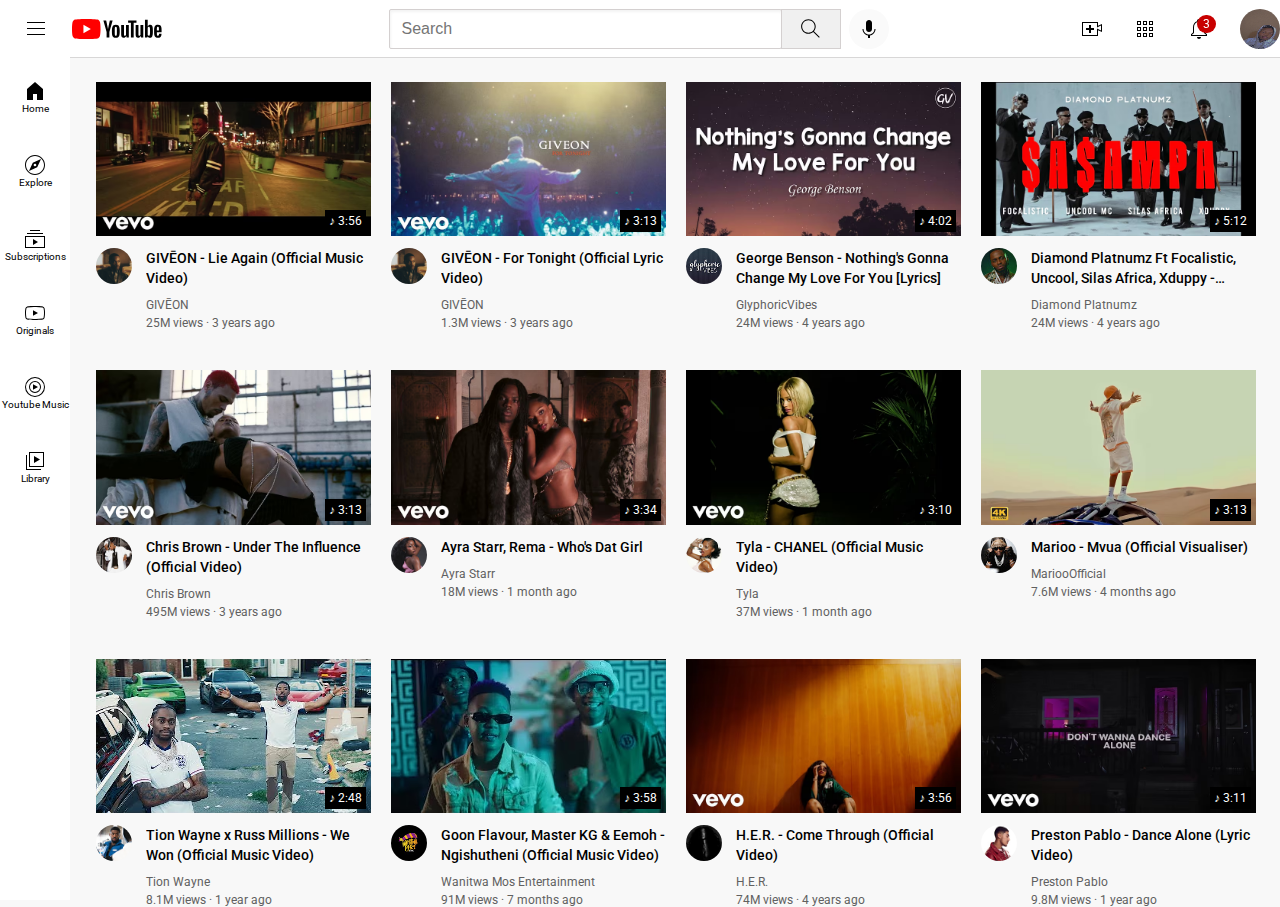
<file: index.html>
<!DOCTYPE html>
<html>
  <head>
    
    <title>Youtube Clone By Allan</title>
    <link rel="preconnect" href="https://fonts.googleapis.com">
    <link rel="preconnect" href="https://fonts.gstatic.com" crossorigin>
    <link href="https://fonts.googleapis.com/css2?family=Roboto:ital,wght@0,100..900;1,100..900&display=swap" rel="stylesheet">
    
    <link rel="stylesheet" href="style/video3.css">
    <link rel="stylesheet" href="style/generals.css">
    <link rel="stylesheet" href="style/header.css">
    <link rel="stylesheet" href="style/sidebar.css">

  </head>
  <body class="bo-dy">
    <header class="header">
      <div class="left-section"> 
        <img class="hamburger-menu" src="Icons/hamburger-menu.svg">
        <img class="youtube-logo" src="Icons/youtube-logo.svg">
      </div>
      <div class="middle-section">
        <input class="search" type="text" placeholder="Search">
        <button class="search-button">
          <img class="search-icon" src="Icons/search.svg">
          <div class="tooltip">Search</div>
        </button>
        <button class="voice-button">
          <img class="voice-icon" src="Icons/voice-search-icon.svg">
          <div class="tooltip">Search with your voice</div>
        </button>
      </div>
      <div class="right-section">
        <div class = "upload-container">
          <img class="upload-icon" src="Icons/upload.svg">
          <div class="tooltip">Create</div>
        </div>
        <div class="container">
          <img class="youtube-apps-icon" src="Icons/youtube-apps.svg">
          <div class="tooltip">YouTube apps </div>
        </div>
        
        <div class="notifications-banner">
          <img class="notifications-icon" src="Icons/notifications.svg">
          <div class="notifications-count">
            3
          </div>
          <div class="tooltip">Notifications</div>
        </div>
        <div class="current-user">
          <img class="current-user-icon" src="chnnel-picture/my-channel1.jpg">
        </div>
        
      </div>
    </header>
    <nav class="sidebar">
      <div class="sidebar-link">
        <img class="home-icon" src="Icons/home.svg">
        <div>Home</div>
      </div>
      <div class="sidebar-link">
        <img class="home-icon" src="Icons/explore.svg">
        <div>Explore</div>
      </div>
      <div class="sidebar-link">
        <img class="home-icon" src="Icons/subscriptions.svg">
        <div>Subscriptions</div>
      </div>
      <div class="sidebar-link">
        <img class="home-icon" src="Icons/originals.svg">
        <div>Originals</div>
      </div>
      <div class="sidebar-link">
        <img class="home-icon" src="Icons/youtube-music.svg">
        <div>Youtube Music</div>
      </div>
      <div class="sidebar-link">
        <img class="home-icon" src="Icons/library.svg">
        <div>Library</div>
      </div>
    </nav>
    <main>
      <section class="video-grid">

        <div class="preview">
          <div class="row">
            <a href="https://www.youtube.com/watch?v=CA1VHbdq5hY&list=RDCA1VHbdq5hY&start_radio=1&pp=ygUQbGllIGFnYWluIGdpdmVvbqAHAQ%3D%3D">
              <img class="thumbnail" src="thumbnails/thumbnail-13.avif">
            </a>
            <div class="video-time">&#9834; 3:56</div>
          </div>
          <div class="video-info-grid">
            <div class="channel-picture">
              <img class="profile-picture" src="chnnel-picture/channels4_profile.jpg">
            </div> 
            <div class="video-info" >
              <p class="video-title">
                GIVĒON - Lie Again &#40;Official Music Video&#41;
              </p>
              <p class="video-author">
                <a class="text" href="https://www.youtube.com/channel/UCkIgbcsXIHz0DW2lqRh4M0g">
                  GIVĒON
                </a>
                
              </p>
              <p class="video-stats">
                25M views &#183;  3 years ago
              </p>
            </div>
          </div>
        </div>

        <div class="preview">
          <div class="row">
            <a href="https://www.youtube.com/watch?v=IE9_niDl_eg&list=RDIE9_niDl_eg&start_radio=1&pp=ygUSZm9yIHRvbmlnaHQgZ2l2ZW9uoAcB">
              <img class="thumbnail" src="thumbnails/thumbnail-14.avif">
            </a>
            <div class="video-time">&#9834; 3:13</div>
          </div>
          <div class="video-info-grid">
            <div class="channel-picture">
              <img class="profile-picture" src="chnnel-picture/channels4_profile.jpg">
            </div> 
            <div class="video-info" >
              <p class="video-title">
                GIVĒON - For Tonight &#40;Official Lyric Video&#41;
              </p>
              <p class="video-author">
                <a class="text" href="https://www.youtube.com/channel/UCkIgbcsXIHz0DW2lqRh4M0g">
                  GIVĒON
                </a>
                
              </p>
              <p class="video-stats">
                1.3M views &#183;  3 years ago
              </p>
            </div>
          </div>
        </div>

        <div class="preview">
          <div class="row">
            <a href="https://www.youtube.com/watch?v=XwPDxTBIRSc&list=RDXwPDxTBIRSc&start_radio=1&pp=ygUkbm90aGluZyBnb25uYSBjaGFuZ2UgbXkgbG92ZSBmb3IgeW91oAcB">
              <img class="thumbnail" src="thumbnails/thumbnail-15.avif">
            </a>
            <div class="video-time">&#9834; 4:02</div>
          </div>
          <div class="video-info-grid">
            <div class="channel-picture">
              <img class="profile-picture" src="chnnel-picture/channels5_profile.jpg">
            </div> 
            <div class="video-info" >
              <p class="video-title">
                George Benson - Nothing's Gonna Change My Love For You &#91;Lyrics&#93;
              </p>
              <p class="video-author">
                <a class="text" href="https://www.youtube.com/@GlyphoricVibes">
                  GlyphoricVibes
                </a>
                
              </p>
              <p class="video-stats">
                24M views &#183;  4 years ago
              </p>
            </div>
          </div>
        </div>

        <div class="preview">
          <div class="row">
            <a href="https://www.youtube.com/watch?v=t4F_DNgVQ6U&list=RDt4F_DNgVQ6U&index=1&pp=8AUB">
              <img class="thumbnail" src="thumbnails/sasama.avif">
            </a>
            <div class="video-time">&#9834; 5:12</div>
          </div>
          <div class="video-info-grid">
            <div class="channel-picture">
              <img class="profile-picture" src="chnnel-picture/channels6_profile.jpg">
            </div> 
            <div class="video-info" >
              <p class="video-title">
                Diamond Platnumz Ft Focalistic, Uncool, Silas Africa, Xduppy - Sasampa &#40;Official Music Video&#41;
              </p>
              <p class="video-author">
                <a class="text" href="https://www.youtube.com/@dplatnumz">
                  Diamond Platnumz
                </a>
                
              </p>
              <p class="video-stats">
                24M views &#183;  4 years ago
              </p>
            </div>
          </div>
        </div>

        <div class="preview">
          <div class="row">
            <a href="https://www.youtube.com/watch?v=pfxyk1glEq4&list=RDpfxyk1glEq4&start_radio=1&pp=ygUaaSBkb24ndCB3aGF0IHlvdSBkaWQgdG8gbWWgBwE%3D">
              <img class="thumbnail" src="thumbnails/thumbnal19.jpg">
            </a>
            <div class="video-time">&#9834; 3:13</div>
          </div>
          <div class="video-info-grid">
            <div class="channel-picture">
              <img class="profile-picture" src="chnnel-picture/channels7_profile.jpg">
            </div> 
            <div class="video-info" >
              <p class="video-title">
                Chris Brown - Under The Influence &#40;Official Video&#41;
              </p>
              <p class="video-author">
                <a class="text" href="https://www.youtube.com/channel/UCcYrdFJF7hmPXRNaWdrko4w">
                  Chris Brown
                </a>
                
              </p>
              <p class="video-stats">
                495M views &#183;  3 years ago
              </p>
            </div>
          </div>
        </div>

        <div class="preview">
          <div class="row">
            <a href="https://www.youtube.com/watch?v=GodmYPfMaio&list=RDGodmYPfMaio&start_radio=1&pp=ygUOd2hvcyB0aGF0IGdpcmygBwE%3D">
              <img class="thumbnail" src="thumbnails/thumbnail-20.avif">
            </a>
            <div class="video-time">&#9834; 3:34</div>
          </div>
          <div class="video-info-grid">
            <div class="channel-picture">
              <img class="profile-picture" src="chnnel-picture/channels8_profile.jpg">
            </div> 
            <div class="video-info" >
              <p class="video-title">
                Ayra Starr, Rema - Who&#39;s Dat Girl
              </p>
              <p class="video-author">
                <a class="text" href="https://www.youtube.com/channel/UCK7oVw_ftuBIwiipiBf7ogA">
                  Ayra Starr
                </a>
                
              </p>
              <p class="video-stats">
                18M views &#183;  1 month ago
              </p>
            </div>
          </div>
        </div>

        <div class="preview">
          <div class="row">
            <a href="https://www.youtube.com/watch?v=xiZUf98A1Ts&list=RDxiZUf98A1Ts&start_radio=1&pp=ygULY2hhbmVsIHR5bGGgBwE%3D">
              <img class="thumbnail" src="thumbnails/tyla-1.avif">
            </a>
            <div class="video-time">&#9834; 3:10</div>
          </div>
          <div class="video-info-grid">
            <div class="channel-picture">
              <img class="profile-picture" src="chnnel-picture/tyla.jpg">
            </div> 
            <div class="video-info" >
              <p class="video-title">
                Tyla - CHANEL &#40;Official Music Video&#41;
              </p>
              <p class="video-author">
                <a class="text" href="https://www.youtube.com/channel/UCkIgbcsXIHz0DW2lqRh4M0g">
                  Tyla
                </a>
                
              </p>
              <p class="video-stats">
                37M views &#183;  1 month ago
              </p>
            </div>
          </div>
        </div>

        <div class="preview">
          <div class="row">
            <a href="https://www.youtube.com/watch?v=KxpMXtt5YFQ&list=RDKxpMXtt5YFQ&start_radio=1&pp=ygULbXZ1YSBtYXJpb2-gBwE%3D">
              <img class="thumbnail" src="thumbnails/marioo.avif">
            </a>
            <div class="video-time">&#9834; 3:13</div>
          </div>
          <div class="video-info-grid">
            <div class="channel-picture">
              <img class="profile-picture" src="chnnel-picture/marioo.jpg">
            </div> 
            <div class="video-info" >
              <p class="video-title">
                Marioo - Mvua &#40;Official Visualiser&#41;
              </p>
              <p class="video-author">
                <a class="text" href="https://www.youtube.com/channel/UCgZGpR80Z-x5fnUsKuKM2kg">
                  MariooOfficial
                </a>
                
              </p>
              <p class="video-stats">
                7.6M views &#183;  4 months ago
              </p>
            </div>
          </div>
        </div>

        <div class="preview">
          <div class="row">
            <a href="https://www.youtube.com/watch?v=YrzBrVCMxaU&list=RDYrzBrVCMxaU&start_radio=1&pp=ygURd2Ugd29uIHRpb24gd2F5bmWgBwE%3D">
              <img class="thumbnail" src="thumbnails/tion.avif">
            </a>
            <div class="video-time">&#9834; 2:48</div>
          </div>
          <div class="video-info-grid">
            <div class="channel-picture">
              <img class="profile-picture" src="chnnel-picture/tion.jpg">
            </div> 
            <div class="video-info" >
              <p class="video-title">
                Tion Wayne x Russ Millions - We Won &#40;Official Music Video&#41;
              </p>
              <p class="video-author">
                <a class="text" href="https://www.youtube.com/channel/UC3EFF6mAfJu2P3J9vyLk_Mg">
                  Tion Wayne
                </a>
                
              </p>
              <p class="video-stats">
                8.1M views &#183;  1 year ago
              </p>
            </div>
          </div>
        </div>

        <div class="preview">
          <div class="row">
            <a href="https://www.youtube.com/watch?v=756YdTT-WJ0&list=RD756YdTT-WJ0&start_radio=1&pp=ygULbmdpc2h1dGhlbmmgBwE%3D">
              <img class="thumbnail" src="thumbnails/ngisheni.avif">
            </a>
            <div class="video-time">&#9834; 3:58</div>
          </div>
          <div class="video-info-grid">
            <div class="channel-picture">
              <img class="profile-picture" src="chnnel-picture/ngisheni.jpg">
            </div> 
            <div class="video-info" >
              <p class="video-title">
                Goon Flavour, Master KG & Eemoh - Ngishutheni &#40;Official Music Video&#41;
              </p>
              <p class="video-author">
                <a class="text" href="https://www.youtube.com/@wanitwamos">
                  Wanitwa Mos Entertainment
                </a>
                
              </p>
              <p class="video-stats">
                91M views &#183;  7 months ago
              </p>
            </div>
          </div>
        </div>

        <div class="preview">
          <div class="row">
            <a href="https://www.youtube.com/watch?v=50GjhhyfN_Q&list=RD50GjhhyfN_Q&start_radio=1&pp=ygUcY29tZSB0aHJvdWdoIGhlciBjaHJpcyBicm93bqAHAQ%3D%3D">
              <img class="thumbnail" src="thumbnails/her.avif">
            </a>
            <div class="video-time">&#9834; 3:56</div>
          </div>
          <div class="video-info-grid">
            <div class="channel-picture">
              <img class="profile-picture" src="chnnel-picture/H.E.R.jpg">
            </div> 
            <div class="video-info" >
              <p class="video-title">
                H.E.R. - Come Through &#40;Official Video&#41;
              </p>
              <p class="video-author">
                <a class="text" href="https://www.youtube.com/channel/UCFwC3Ryue6CorFm2xCEG0Aw">
                  H.E.R.
                </a>
                
              </p>
              <p class="video-stats">
                74M views &#183;  4 years ago
              </p>
            </div>
          </div>
        </div>

        <div class="preview">
          <div class="row">
            <a href="https://www.youtube.com/watch?v=jnEeR08a0lE&list=RDjnEeR08a0lE&start_radio=1&pp=ygULZGFuY2UgYWxvbmWgBwE%3D">
              <img class="thumbnail" src="thumbnails/dnce.avif">
            </a>
            <div class="video-time">&#9834; 3:11</div>
          </div>
          <div class="video-info-grid">
            <div class="channel-picture">
              <img class="profile-picture" src="chnnel-picture/pblo.jpg">
            </div> 
            <div class="video-info" >
              <p class="video-title">
                Preston Pablo - Dance Alone &#40;Lyric Video&#41;
              </p>
              <p class="video-author">
                <a class="text" href="https://www.youtube.com/channel/UCkIgbcsXIHz0DW2lqRh4M0g">
                  Preston Pablo
                </a>
                
              </p>
              <p class="video-stats">
                9.8M views &#183;  1 year ago
              </p>
            </div>
          </div>
        </div>

      </section>
    </main>
    

  </body>
</html>
</file>
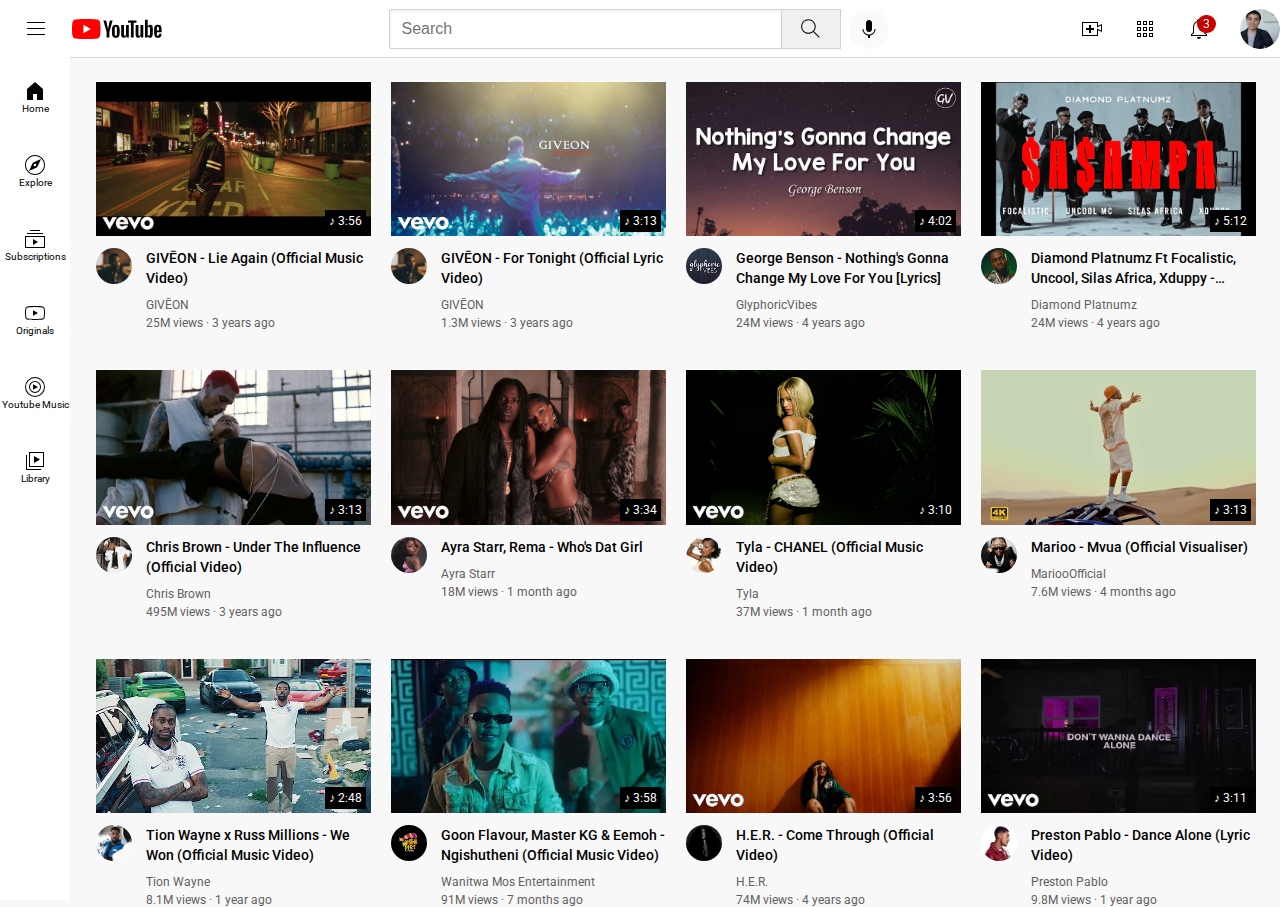
<file: youtube.html>
<!DOCTYPE html>
<html>
  <head>
    
    <title>Youtube Clone By Allan</title>
    <link rel="preconnect" href="https://fonts.googleapis.com">
    <link rel="preconnect" href="https://fonts.gstatic.com" crossorigin>
    <link href="https://fonts.googleapis.com/css2?family=Roboto:ital,wght@0,100..900;1,100..900&display=swap" rel="stylesheet">
    
    <link rel="stylesheet" href="style/video3.css">
    <link rel="stylesheet" href="style/generals.css">
    <link rel="stylesheet" href="style/header.css">
    <link rel="stylesheet" href="style/sidebar.css">

  </head>
  <body class="bo-dy">
    <header class="header">
      <div class="left-section"> 
        <img class="hamburger-menu" src="Icons/hamburger-menu.svg">
        <img class="youtube-logo" src="Icons/youtube-logo.svg">
      </div>
      <div class="middle-section">
        <input class="search" type="text" placeholder="Search">
        <button class="search-button">
          <img class="search-icon" src="Icons/search.svg">
          <div class="tooltip">Search</div>
        </button>
        <button class="voice-button">
          <img class="voice-icon" src="Icons/voice-search-icon.svg">
          <div class="tooltip">Search with your voice</div>
        </button>
      </div>
      <div class="right-section">
        <div class = "upload-container">
          <img class="upload-icon" src="Icons/upload.svg">
          <div class="tooltip">Create</div>
        </div>
        <div class="container">
          <img class="youtube-apps-icon" src="Icons/youtube-apps.svg">
          <div class="tooltip">YouTube apps </div>
        </div>
        
        <div class="notifications-banner">
          <img class="notifications-icon" src="Icons/notifications.svg">
          <div class="notifications-count">
            3
          </div>
          <div class="tooltip">Notifications</div>
        </div>
        <div class="current-user">
          <img class="current-user-icon" src="chnnel-picture/my-channel.jpeg">
        </div>
        
      </div>
    </header>
    <nav class="sidebar">
      <div class="sidebar-link">
        <img class="home-icon" src="Icons/home.svg">
        <div>Home</div>
      </div>
      <div class="sidebar-link">
        <img class="home-icon" src="Icons/explore.svg">
        <div>Explore</div>
      </div>
      <div class="sidebar-link">
        <img class="home-icon" src="Icons/subscriptions.svg">
        <div>Subscriptions</div>
      </div>
      <div class="sidebar-link">
        <img class="home-icon" src="Icons/originals.svg">
        <div>Originals</div>
      </div>
      <div class="sidebar-link">
        <img class="home-icon" src="Icons/youtube-music.svg">
        <div>Youtube Music</div>
      </div>
      <div class="sidebar-link">
        <img class="home-icon" src="Icons/library.svg">
        <div>Library</div>
      </div>
    </nav>
    <main>
      <section class="video-grid">

        <div class="preview">
          <div class="row">
            <a href="https://www.youtube.com/watch?v=CA1VHbdq5hY&list=RDCA1VHbdq5hY&start_radio=1&pp=ygUQbGllIGFnYWluIGdpdmVvbqAHAQ%3D%3D">
              <img class="thumbnail" src="thumbnails/thumbnail-13.avif">
            </a>
            <div class="video-time">&#9834; 3:56</div>
          </div>
          <div class="video-info-grid">
            <div class="channel-picture">
              <img class="profile-picture" src="chnnel-picture/channels4_profile.jpg">
            </div> 
            <div class="video-info" >
              <p class="video-title">
                GIVĒON - Lie Again &#40;Official Music Video&#41;
              </p>
              <p class="video-author">
                <a class="text" href="https://www.youtube.com/channel/UCkIgbcsXIHz0DW2lqRh4M0g">
                  GIVĒON
                </a>
                
              </p>
              <p class="video-stats">
                25M views &#183;  3 years ago
              </p>
            </div>
          </div>
        </div>

        <div class="preview">
          <div class="row">
            <a href="https://www.youtube.com/watch?v=IE9_niDl_eg&list=RDIE9_niDl_eg&start_radio=1&pp=ygUSZm9yIHRvbmlnaHQgZ2l2ZW9uoAcB">
              <img class="thumbnail" src="thumbnails/thumbnail-14.avif">
            </a>
            <div class="video-time">&#9834; 3:13</div>
          </div>
          <div class="video-info-grid">
            <div class="channel-picture">
              <img class="profile-picture" src="chnnel-picture/channels4_profile.jpg">
            </div> 
            <div class="video-info" >
              <p class="video-title">
                GIVĒON - For Tonight &#40;Official Lyric Video&#41;
              </p>
              <p class="video-author">
                <a class="text" href="https://www.youtube.com/channel/UCkIgbcsXIHz0DW2lqRh4M0g">
                  GIVĒON
                </a>
                
              </p>
              <p class="video-stats">
                1.3M views &#183;  3 years ago
              </p>
            </div>
          </div>
        </div>

        <div class="preview">
          <div class="row">
            <a href="https://www.youtube.com/watch?v=XwPDxTBIRSc&list=RDXwPDxTBIRSc&start_radio=1&pp=ygUkbm90aGluZyBnb25uYSBjaGFuZ2UgbXkgbG92ZSBmb3IgeW91oAcB">
              <img class="thumbnail" src="thumbnails/thumbnail-15.avif">
            </a>
            <div class="video-time">&#9834; 4:02</div>
          </div>
          <div class="video-info-grid">
            <div class="channel-picture">
              <img class="profile-picture" src="chnnel-picture/channels5_profile.jpg">
            </div> 
            <div class="video-info" >
              <p class="video-title">
                George Benson - Nothing's Gonna Change My Love For You &#91;Lyrics&#93;
              </p>
              <p class="video-author">
                <a class="text" href="https://www.youtube.com/@GlyphoricVibes">
                  GlyphoricVibes
                </a>
                
              </p>
              <p class="video-stats">
                24M views &#183;  4 years ago
              </p>
            </div>
          </div>
        </div>

        <div class="preview">
          <div class="row">
            <a href="https://www.youtube.com/watch?v=t4F_DNgVQ6U&list=RDt4F_DNgVQ6U&index=1&pp=8AUB">
              <img class="thumbnail" src="thumbnails/sasama.avif">
            </a>
            <div class="video-time">&#9834; 5:12</div>
          </div>
          <div class="video-info-grid">
            <div class="channel-picture">
              <img class="profile-picture" src="chnnel-picture/channels6_profile.jpg">
            </div> 
            <div class="video-info" >
              <p class="video-title">
                Diamond Platnumz Ft Focalistic, Uncool, Silas Africa, Xduppy - Sasampa &#40;Official Music Video&#41;
              </p>
              <p class="video-author">
                <a class="text" href="https://www.youtube.com/@dplatnumz">
                  Diamond Platnumz
                </a>
                
              </p>
              <p class="video-stats">
                24M views &#183;  4 years ago
              </p>
            </div>
          </div>
        </div>

        <div class="preview">
          <div class="row">
            <a href="https://www.youtube.com/watch?v=pfxyk1glEq4&list=RDpfxyk1glEq4&start_radio=1&pp=ygUaaSBkb24ndCB3aGF0IHlvdSBkaWQgdG8gbWWgBwE%3D">
              <img class="thumbnail" src="thumbnails/thumbnal19.jpg">
            </a>
            <div class="video-time">&#9834; 3:13</div>
          </div>
          <div class="video-info-grid">
            <div class="channel-picture">
              <img class="profile-picture" src="chnnel-picture/channels7_profile.jpg">
            </div> 
            <div class="video-info" >
              <p class="video-title">
                Chris Brown - Under The Influence &#40;Official Video&#41;
              </p>
              <p class="video-author">
                <a class="text" href="https://www.youtube.com/channel/UCcYrdFJF7hmPXRNaWdrko4w">
                  Chris Brown
                </a>
                
              </p>
              <p class="video-stats">
                495M views &#183;  3 years ago
              </p>
            </div>
          </div>
        </div>

        <div class="preview">
          <div class="row">
            <a href="https://www.youtube.com/watch?v=GodmYPfMaio&list=RDGodmYPfMaio&start_radio=1&pp=ygUOd2hvcyB0aGF0IGdpcmygBwE%3D">
              <img class="thumbnail" src="thumbnails/thumbnail-20.avif">
            </a>
            <div class="video-time">&#9834; 3:34</div>
          </div>
          <div class="video-info-grid">
            <div class="channel-picture">
              <img class="profile-picture" src="chnnel-picture/channels8_profile.jpg">
            </div> 
            <div class="video-info" >
              <p class="video-title">
                Ayra Starr, Rema - Who&#39;s Dat Girl
              </p>
              <p class="video-author">
                <a class="text" href="https://www.youtube.com/channel/UCK7oVw_ftuBIwiipiBf7ogA">
                  Ayra Starr
                </a>
                
              </p>
              <p class="video-stats">
                18M views &#183;  1 month ago
              </p>
            </div>
          </div>
        </div>

        <div class="preview">
          <div class="row">
            <a href="https://www.youtube.com/watch?v=xiZUf98A1Ts&list=RDxiZUf98A1Ts&start_radio=1&pp=ygULY2hhbmVsIHR5bGGgBwE%3D">
              <img class="thumbnail" src="thumbnails/tyla-1.avif">
            </a>
            <div class="video-time">&#9834; 3:10</div>
          </div>
          <div class="video-info-grid">
            <div class="channel-picture">
              <img class="profile-picture" src="chnnel-picture/tyla.jpg">
            </div> 
            <div class="video-info" >
              <p class="video-title">
                Tyla - CHANEL &#40;Official Music Video&#41;
              </p>
              <p class="video-author">
                <a class="text" href="https://www.youtube.com/channel/UCkIgbcsXIHz0DW2lqRh4M0g">
                  Tyla
                </a>
                
              </p>
              <p class="video-stats">
                37M views &#183;  1 month ago
              </p>
            </div>
          </div>
        </div>

        <div class="preview">
          <div class="row">
            <a href="https://www.youtube.com/watch?v=KxpMXtt5YFQ&list=RDKxpMXtt5YFQ&start_radio=1&pp=ygULbXZ1YSBtYXJpb2-gBwE%3D">
              <img class="thumbnail" src="thumbnails/marioo.avif">
            </a>
            <div class="video-time">&#9834; 3:13</div>
          </div>
          <div class="video-info-grid">
            <div class="channel-picture">
              <img class="profile-picture" src="chnnel-picture/marioo.jpg">
            </div> 
            <div class="video-info" >
              <p class="video-title">
                Marioo - Mvua &#40;Official Visualiser&#41;
              </p>
              <p class="video-author">
                <a class="text" href="https://www.youtube.com/channel/UCgZGpR80Z-x5fnUsKuKM2kg">
                  MariooOfficial
                </a>
                
              </p>
              <p class="video-stats">
                7.6M views &#183;  4 months ago
              </p>
            </div>
          </div>
        </div>

        <div class="preview">
          <div class="row">
            <a href="https://www.youtube.com/watch?v=YrzBrVCMxaU&list=RDYrzBrVCMxaU&start_radio=1&pp=ygURd2Ugd29uIHRpb24gd2F5bmWgBwE%3D">
              <img class="thumbnail" src="thumbnails/tion.avif">
            </a>
            <div class="video-time">&#9834; 2:48</div>
          </div>
          <div class="video-info-grid">
            <div class="channel-picture">
              <img class="profile-picture" src="chnnel-picture/tion.jpg">
            </div> 
            <div class="video-info" >
              <p class="video-title">
                Tion Wayne x Russ Millions - We Won &#40;Official Music Video&#41;
              </p>
              <p class="video-author">
                <a class="text" href="https://www.youtube.com/channel/UC3EFF6mAfJu2P3J9vyLk_Mg">
                  Tion Wayne
                </a>
                
              </p>
              <p class="video-stats">
                8.1M views &#183;  1 year ago
              </p>
            </div>
          </div>
        </div>

        <div class="preview">
          <div class="row">
            <a href="https://www.youtube.com/watch?v=756YdTT-WJ0&list=RD756YdTT-WJ0&start_radio=1&pp=ygULbmdpc2h1dGhlbmmgBwE%3D">
              <img class="thumbnail" src="thumbnails/ngisheni.avif">
            </a>
            <div class="video-time">&#9834; 3:58</div>
          </div>
          <div class="video-info-grid">
            <div class="channel-picture">
              <img class="profile-picture" src="chnnel-picture/ngisheni.jpg">
            </div> 
            <div class="video-info" >
              <p class="video-title">
                Goon Flavour, Master KG & Eemoh - Ngishutheni &#40;Official Music Video&#41;
              </p>
              <p class="video-author">
                <a class="text" href="https://www.youtube.com/@wanitwamos">
                  Wanitwa Mos Entertainment
                </a>
                
              </p>
              <p class="video-stats">
                91M views &#183;  7 months ago
              </p>
            </div>
          </div>
        </div>

        <div class="preview">
          <div class="row">
            <a href="https://www.youtube.com/watch?v=50GjhhyfN_Q&list=RD50GjhhyfN_Q&start_radio=1&pp=ygUcY29tZSB0aHJvdWdoIGhlciBjaHJpcyBicm93bqAHAQ%3D%3D">
              <img class="thumbnail" src="thumbnails/her.avif">
            </a>
            <div class="video-time">&#9834; 3:56</div>
          </div>
          <div class="video-info-grid">
            <div class="channel-picture">
              <img class="profile-picture" src="chnnel-picture/H.E.R.jpg">
            </div> 
            <div class="video-info" >
              <p class="video-title">
                H.E.R. - Come Through &#40;Official Video&#41;
              </p>
              <p class="video-author">
                <a class="text" href="https://www.youtube.com/channel/UCFwC3Ryue6CorFm2xCEG0Aw">
                  H.E.R.
                </a>
                
              </p>
              <p class="video-stats">
                74M views &#183;  4 years ago
              </p>
            </div>
          </div>
        </div>

        <div class="preview">
          <div class="row">
            <a href="https://www.youtube.com/watch?v=jnEeR08a0lE&list=RDjnEeR08a0lE&start_radio=1&pp=ygULZGFuY2UgYWxvbmWgBwE%3D">
              <img class="thumbnail" src="thumbnails/dnce.avif">
            </a>
            <div class="video-time">&#9834; 3:11</div>
          </div>
          <div class="video-info-grid">
            <div class="channel-picture">
              <img class="profile-picture" src="chnnel-picture/pblo.jpg">
            </div> 
            <div class="video-info" >
              <p class="video-title">
                Preston Pablo - Dance Alone &#40;Lyric Video&#41;
              </p>
              <p class="video-author">
                <a class="text" href="https://www.youtube.com/channel/UCkIgbcsXIHz0DW2lqRh4M0g">
                  Preston Pablo
                </a>
                
              </p>
              <p class="video-stats">
                9.8M views &#183;  1 year ago
              </p>
            </div>
          </div>
        </div>

      </section>
    </main>
    

  </body>
</html>
</file>
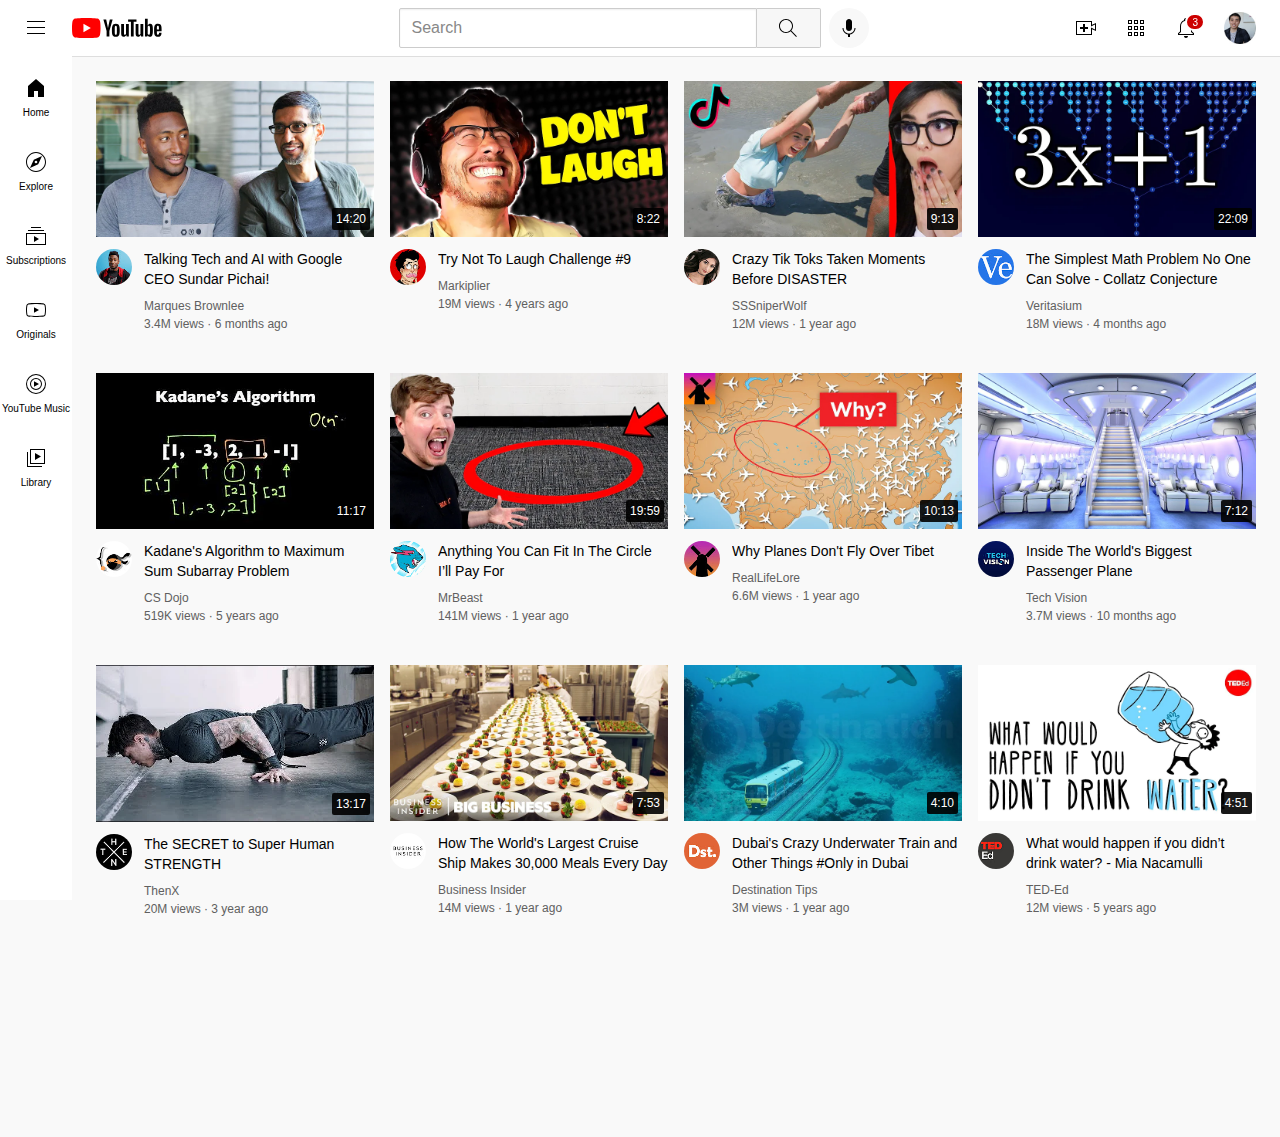
<file: thumbnails/YouTube Exercise.html>
<!DOCTYPE html>
<!-- saved from url=(0042)https://supersimple.dev/exercises/youtube/ -->
<html><head><meta http-equiv="Content-Type" content="text/html; charset=UTF-8">
    <title>YouTube Exercise</title>
    <link rel="preconnect" href="https://fonts.googleapis.com/">
    <link rel="preconnect" href="https://fonts.gstatic.com/" crossorigin="">
    <link href="./YouTube Exercise_files/css2" rel="stylesheet">
    <style>
      * {
        box-sizing: border-box;
      }

      body {
        margin: 0;
      }

      .Exercises-YouTube {
        font-family: Roboto, Arial, sans-serif;
        padding-top: 57px;
        padding-left: 72px;
        background-color: rgb(249, 249, 249);
      }

      .header {
        display: flex;
        height: 57px;
        border-bottom: 1px solid rgb(222, 222, 222);
        margin-bottom: 20px;
        justify-content: space-between;
        align-items: center;

        position: fixed;
        top: 0;
        left: 0;
        right: 0;
        background-color: white;

        z-index: 100;
      }

      .left-section {
        display: flex;
        align-items: center;
      }

      .left-section .hamburger-menu {
        height: 24px;
        margin-left: 24px;
        margin-right: 24px;
        cursor: pointer;
      }

      .left-section .youtube-logo {
        height: 20px;
        cursor: pointer;
      }

      .middle-section {
        display: flex;
        align-items: center;
        flex: 1;
        max-width: 470px;
        margin-left: 60px;
      }

      .middle-section .search-button img {
        height: 24px;
      }

      .middle-section .voice-search {
        cursor: pointer;
        height: 40px;
        width: 40px;
        border-radius: 20px;
        border: none;
        background-color: rgb(248, 248, 248);

        display: flex;
        justify-content: center;
        align-items: center;
      }

      .middle-section .voice-search img {
        height: 24px;
      }

      .right-section {
        display: flex;
        align-items: center;
        width: 182px;
        justify-content: space-between;
        margin-right: 24px;
        margin-left: 29px;
        flex-shrink: 0;
      }

      .right-section .icon {
        cursor: pointer;
        height: 24px;
      }

      .right-section .my-channel {
        height: 32px;
        cursor: pointer;
      }

      .notification-count {
        background-color: rgb(204, 0, 0);
        border-radius: 80px;
        position: absolute;
        top: -3px;
        right: -7px;
        color: white;
        border: 2px solid white;
        display: flex;
        justify-content: center;
        align-items: center;
        font-size: 10px;
        padding: 1.5px 5px;
        pointer-events: none;
      }

      .search-bar {
        font-family: Roboto, Arial, sans-serif;
        height: 40px;
        flex: 1;
        width: 0;
        min-width: 0;
        padding-left: 12px;
        font-size: 16px;
        -webkit-font-smoothing: antialiased;

        border: 1px solid rgb(204, 204, 204);
        border-top-left-radius: 2px;
        border-bottom-left-radius: 2px;

        box-shadow: inset 0px 1px 2px rgb(238, 238, 238)
      }

      .search-bar:focus {
        outline: 1px solid rgb(31, 92, 198);
        outline-offset: -1px;
      }

      .search-bar::placeholder {
        color: rgb(136, 136, 136);
        font-size: 16px;
        -webkit-font-smoothing: antialiased;
      }

      .search-button {
        height: 40px;
        width: 64px;

        border: 1px solid rgb(204, 204, 204);
        border-left: none;
        border-top-right-radius: 2px;
        border-bottom-right-radius: 2px;

        background-color: rgb(247, 247, 247);
        cursor: pointer;
        margin-right: 8px;

        display: flex;
        align-items: center;
        justify-content: center;
      }

      .search-button:hover {
        background-color: rgb(239, 239, 239);
      }

      .search-button:active {
        background-color: rgb(232, 232, 232);
      }

      .sidebar {
        position: fixed;
        left: 0;
        top: 56px;
        bottom: 0;

        background-color: white;
        width: 72px;
        padding-top: 4px;

        z-index: 200;
      }

      .sidebar-link {
        font-size: 10px;
        height: 74px;

        display: flex;
        flex-direction: column;
        justify-content: center;
        align-items: center;

        cursor: pointer;
      }

      .sidebar-link:hover {
        background-color: rgb(238, 238, 238);
      }

      .sidebar-link img {
        height: 24px;
        margin-bottom: 6.5px;
      }

      .tooltip {
        background-color: rgba(96, 96, 96, 0.9);
        color: white;
        font-size: 12px;
        padding: 8px;
        border-radius: 2px;
        position: absolute;

        bottom: -50px;

        opacity: 0;
        transition: opacity 0.15s;
        pointer-events: none;
        white-space: nowrap;
      }

      .tooltip-container {
        position: relative;
        display: flex;
        justify-content: center;
      }

      .tooltip-container:hover .tooltip {
        opacity: 1;
      }

      main {
        min-height: 120vh;
      }

      .video-grid {
        display: grid;
        grid-template-columns: 1fr 1fr;
        column-gap: 8px;
        row-gap: 22px;
        padding: 20px;
      }

      @media (min-width: 870px) and (max-width: 1124px) {
        .video-grid {
          grid-template-columns: 1fr 1fr 1fr;
        }
      }

      @media (min-width: 1125px) {
        .video-grid {
          grid-template-columns: 1fr 1fr 1fr 1fr;
        }
      }

      .thumbnail {
        width: 100%;
      }

      .video-title {
        margin-top: 8px;
        font-size: 14px;
        font-weight: 500;
        width: 100%;
        line-height: 20px;
        margin-bottom: 0;

        overflow: hidden;
        display: -webkit-box;
        -webkit-line-clamp: 2;
        -webkit-box-orient: vertical;
        text-overflow: ellipsis;
      }

      .channel-name,
      .video-stats {
        font-size: 12px;
        color: rgb(96, 96, 96);
      }

      .channel-name {
        margin-top: 10px;
        margin-bottom: 0;
      }

      .video-stats {
        margin-top: 4px;
      }

      .channel-link {
        text-decoration: none;
        color: inherit;
      }

      .video-link {
        text-decoration: none;
        color: black;
      }

      .video-card {
        padding: 4px;
        vertical-align: top;
      }

      .video-info-grid {
        display: grid;
        grid-template-columns: 48px 1fr;
      }

      .channel-profile-pic img {
        width: 36px;
        border-radius: 36px;
        margin-top: 8px;
      }

      .thumbnail-container {
        position: relative;
      }

      .video-time {
        position: absolute;
        bottom: 11px;
        right: 4px;

        color: white;
        background-color: rgba(0, 0, 0, 0.9);
        font-size: 12px;
        padding: 4px;
        border-radius: 2px;
        font-weight: 500;
      }
    </style>
  </head>
  <body>
    <div class="Exercises-YouTube">
      <header class="header">
        <div class="left-section">
          <img class="hamburger-menu" src="./YouTube Exercise_files/hamburger-menu.svg">
          <img class="youtube-logo" src="./YouTube Exercise_files/youtube-logo.svg">
        </div>

        <div class="middle-section">
          <input class="search-bar" type="text" placeholder="Search">
          <button class="search-button tooltip-container">
            <img src="./YouTube Exercise_files/search.svg">
            <div class="tooltip">Search</div>
          </button>
          <button class="voice-search tooltip-container">
            <img src="./YouTube Exercise_files/voice-search-icon.svg">
            <div class="tooltip">Search with your voice</div>
          </button>
        </div>

        <div class="right-section">
          <div class="tooltip-container">
            <img class="icon" src="./YouTube Exercise_files/upload.svg">
            <div class="tooltip">Create</div>
          </div>
          <div class="tooltip-container">
            <img class="icon" src="./YouTube Exercise_files/youtube-apps.svg">
            <div class="tooltip">YouTube apps</div>
          </div>
          <div class="tooltip-container">
            <img class="icon" src="./YouTube Exercise_files/notifications.svg">
            <div class="notification-count">3</div>
            <div class="tooltip">Notifications</div>
          </div>
          <img class="my-channel" src="./YouTube Exercise_files/my-channel.jpeg">
        </div>
      </header>

      <nav class="sidebar">
        <div class="sidebar-link">
          <img src="./YouTube Exercise_files/home.svg">
          <div>Home</div>
        </div>
        <div class="sidebar-link">
          <img src="./YouTube Exercise_files/explore.svg">
          <div>Explore</div>
        </div>
        <div class="sidebar-link">
          <img src="./YouTube Exercise_files/subscriptions.svg">
          <div>Subscriptions</div>
        </div>
        <div class="sidebar-link">
          <img src="./YouTube Exercise_files/originals.svg">
          <div>Originals</div>
        </div>
        <div class="sidebar-link">
          <img src="./YouTube Exercise_files/youtube-music.svg">
          <div>YouTube Music</div>
        </div>
        <div class="sidebar-link">
          <img src="./YouTube Exercise_files/library.svg">
          <div>Library</div>
        </div>
      </nav>

      <main>
        <section class="video-grid">
          <div class="video-card">
            <div class="thumbnail-container">
              <a href="https://www.youtube.com/watch?v=n2RNcPRtAiY">
                <img class="thumbnail" src="./YouTube Exercise_files/thumbnail-1.webp">
              </a>
              <div class="video-time">14:20</div>
            </div>
            <div class="video-info-grid">
              <div class="channel-profile-pic">
                <a href="https://www.youtube.com/c/mkbhd">
                  <img src="./YouTube Exercise_files/channel-1.jpeg">
                </a>
              </div>
              <div class="video-info">
                <p class="video-title">
                  <a class="video-link" href="https://www.youtube.com/watch?v=n2RNcPRtAiY">
                    Talking Tech and AI with Google CEO Sundar Pichai!
                  </a>
                </p>
                <p class="channel-name">
                  <a class="channel-link" href="https://www.youtube.com/c/mkbhd">
                    Marques Brownlee
                  </a>
                </p>
                <p class="video-stats">
                  3.4M views · 6 months ago
                </p>
              </div>
            </div>
          </div>

          <div class="video-card">
            <div class="thumbnail-container">
              <a href="https://www.youtube.com/watch?v=mP0RAo9SKZk">
                <img class="thumbnail" src="./YouTube Exercise_files/thumbnail-2.webp">
              </a>
              <div class="video-time">8:22</div>
            </div>
            <div class="video-info-grid">
              <div class="channel-profile-pic">
                <a href="https://www.youtube.com/c/markiplier">
                  <img src="./YouTube Exercise_files/channel-2.jpeg">
                </a>
              </div>
              <div class="video-info">
                <p class="video-title">
                  <a class="video-link" href="https://www.youtube.com/watch?v=mP0RAo9SKZk">
                    Try Not To Laugh Challenge #9
                  </a>
                </p>
                <p class="channel-name">
                  <a class="channel-link" href="https://www.youtube.com/c/markiplier">
                    Markiplier
                  </a>
                </p>
                <p class="video-stats">
                  19M views · 4 years ago
                </p>
              </div>
            </div>
          </div>

          <div class="video-card">
            <div class="thumbnail-container">
              <a href="https://www.youtube.com/watch?v=FgjPQQeTh1w">
                <img class="thumbnail" src="./YouTube Exercise_files/thumbnail-3.webp">
              </a>
              <div class="video-time">9:13</div>
            </div>
            <div class="video-info-grid">
              <div class="channel-profile-pic">
                <a href="https://www.youtube.com/user/SSSniperWolf">
                  <img src="./YouTube Exercise_files/channel-3.jpeg">
                </a>
              </div>
              <div class="video-info">
                <p class="video-title">
                  <a class="video-link" href="https://www.youtube.com/watch?v=FgjPQQeTh1w">
                    Crazy Tik Toks Taken Moments Before DISASTER
                  </a>
                </p>
                <p class="channel-name">
                  <a class="channel-link" href="https://www.youtube.com/user/SSSniperWolf">
                    SSSniperWolf
                  </a>
                </p>
                <p class="video-stats">
                  12M views · 1 year ago
                </p>
              </div>
            </div>
          </div>

          <div class="video-card">
            <div class="thumbnail-container">
              <a href="https://www.youtube.com/watch?v=094y1Z2wpJg">
                <img class="thumbnail" src="./YouTube Exercise_files/thumbnail-4.webp">
              </a>
              <div class="video-time">22:09</div>
            </div>
            <div class="video-info-grid">
              <div class="channel-profile-pic">
                <a href="https://www.youtube.com/c/veritasium">
                  <img src="./YouTube Exercise_files/channel-4.jpeg">
                </a>
              </div>
              <div class="video-info">
                <p class="video-title">
                  <a class="video-link" href="https://www.youtube.com/watch?v=094y1Z2wpJg">
                    The Simplest Math Problem No One Can Solve - Collatz Conjecture
                  </a>
                </p>
                <p class="channel-name">
                  <a class="channel-link" href="https://www.youtube.com/c/veritasium">
                    Veritasium
                  </a>
                </p>
                <p class="video-stats">
                  18M views · 4 months ago
                </p>
              </div>
            </div>
          </div>

          <div class="video-card">
            <div class="thumbnail-container">
              <a href="https://www.youtube.com/watch?v=86CQq3pKSUw">
                <img class="thumbnail" src="./YouTube Exercise_files/thumbnail-5.webp">
              </a>
              <div class="video-time">11:17</div>
            </div>
            <div class="video-info-grid">
              <div class="channel-profile-pic">
                <a href="https://www.youtube.com/c/CSDojo">
                  <img src="./YouTube Exercise_files/channel-5.jpeg">
                </a>
              </div>
              <div class="video-info">
                <p class="video-title">
                  <a class="video-link" href="https://www.youtube.com/watch?v=86CQq3pKSUw">
                    Kadane's Algorithm to Maximum Sum Subarray Problem
                  </a>
                </p>
                <p class="channel-name">
                  <a class="channel-link" href="https://www.youtube.com/c/CSDojo">
                    CS Dojo
                  </a>
                </p>
                <p class="video-stats">
                  519K views · 5 years ago
                </p>
              </div>
            </div>
          </div>

          <div class="video-card">
            <div class="thumbnail-container">
              <a href="https://www.youtube.com/watch?v=yXWw0_UfSFg">
                <img class="thumbnail" src="./YouTube Exercise_files/thumbnail-6.webp">
              </a>
              <div class="video-time">19:59</div>
            </div>
            <div class="video-info-grid">
              <div class="channel-profile-pic">
                <a href="https://www.youtube.com/channel/UCX6OQ3DkcsbYNE6H8uQQuVA">
                  <img src="./YouTube Exercise_files/channel-6.jpeg">
                </a>
              </div>
              <div class="video-info">
                <p class="video-title">
                  <a class="video-link" href="https://www.youtube.com/watch?v=yXWw0_UfSFg">
                    Anything You Can Fit In The Circle I’ll Pay For
                  </a>
                </p>
                <p class="channel-name">
                  <a class="channel-link" href="https://www.youtube.com/channel/UCX6OQ3DkcsbYNE6H8uQQuVA">
                    MrBeast
                  </a>
                </p>
                <p class="video-stats">
                  141M views · 1 year ago
                </p>
              </div>
            </div>
          </div>

          <div class="video-card">
            <div class="thumbnail-container">
              <a href="https://www.youtube.com/watch?v=fNVa1qMbF9Y">
                <img class="thumbnail" src="./YouTube Exercise_files/thumbnail-7.webp">
              </a>
              <div class="video-time">10:13</div>
            </div>
            <div class="video-info-grid">
              <div class="channel-profile-pic">
                <a href="https://www.youtube.com/channel/UCP5tjEmvPItGyLhmjdwP7Ww">
                  <img src="./YouTube Exercise_files/channel-7.jpeg">
                </a>
              </div>
              <div class="video-info">
                <p class="video-title">
                  <a class="video-link" href="https://www.youtube.com/watch?v=fNVa1qMbF9Y">
                    Why Planes Don't Fly Over Tibet
                  </a>
                </p>
                <p class="channel-name">
                  <a class="channel-link" href="https://www.youtube.com/channel/UCP5tjEmvPItGyLhmjdwP7Ww">
                    RealLifeLore
                  </a>
                </p>
                <p class="video-stats">
                  6.6M views · 1 year ago
                </p>
              </div>
            </div>
          </div>

          <div class="video-card">
            <div class="thumbnail-container">
              <a href="https://www.youtube.com/watch?v=lFm4EM1juls">
                <img class="thumbnail" src="./YouTube Exercise_files/thumbnail-8.webp">
              </a>
              <div class="video-time">7:12</div>
            </div>
            <div class="video-info-grid">
              <div class="channel-profile-pic">
                <a href="https://www.youtube.com/channel/UCHAK6CyegY22Zj2GWrcaIxg">
                  <img src="./YouTube Exercise_files/channel-8.jpeg">
                </a>
              </div>
              <div class="video-info">
                <p class="video-title">
                  <a class="video-link" href="https://www.youtube.com/watch?v=lFm4EM1juls">
                    Inside The World's Biggest Passenger Plane
                  </a>
                </p>
                <p class="channel-name">
                  <a class="channel-link" href="https://www.youtube.com/channel/UCHAK6CyegY22Zj2GWrcaIxg">
                    Tech Vision
                  </a>
                </p>
                <p class="video-stats">
                  3.7M views · 10 months ago
                </p>
              </div>
            </div>
          </div>

          <div class="video-card">
            <div class="thumbnail-container">
              <a href="https://www.youtube.com/watch?v=ixmxOlcrlUc">
                <img class="thumbnail" src="./YouTube Exercise_files/thumbnail-9.webp">
              </a>
              <div class="video-time">13:17</div>
            </div>
            <div class="video-info-grid">
              <div class="channel-profile-pic">
                <a href="https://www.youtube.com/c/OFFICIALTHENXSTUDIOS">
                  <img src="./YouTube Exercise_files/channel-9.jpeg">
                </a>
              </div>
              <div class="video-info">
                <p class="video-title">
                  <a class="video-link" href="https://www.youtube.com/watch?v=ixmxOlcrlUc">
                    The SECRET to Super Human STRENGTH
                  </a>
                </p>
                <p class="channel-name">
                  <a class="channel-link" href="https://www.youtube.com/c/OFFICIALTHENXSTUDIOS">
                    ThenX
                  </a>
                </p>
                <p class="video-stats">
                  20M views · 3 year ago
                </p>
              </div>
            </div>
          </div>

          <div class="video-card">
            <div class="thumbnail-container">
              <a href="https://www.youtube.com/watch?v=R2vXbFp5C9o">
                <img class="thumbnail" src="./YouTube Exercise_files/thumbnail-10.webp">
              </a>
              <div class="video-time">7:53</div>
            </div>
            <div class="video-info-grid">
              <div class="channel-profile-pic">
                <a href="https://www.youtube.com/user/businessinsider">
                  <img src="./YouTube Exercise_files/channel-10.jpeg">
                </a>
              </div>
              <div class="video-info">
                <p class="video-title">
                  <a class="video-link" href="https://www.youtube.com/watch?v=R2vXbFp5C9o">
                    How The World's Largest Cruise Ship Makes 30,000 Meals Every Day
                  </a>
                </p>
                <p class="channel-name">
                  <a class="channel-link" href="https://www.youtube.com/user/businessinsider">
                    Business Insider
                  </a>
                </p>
                <p class="video-stats">
                  14M views · 1 year ago
                </p>
              </div>
            </div>
          </div>

          <div class="video-card">
            <div class="thumbnail-container">
              <a href="https://www.youtube.com/watch?v=0nZuYyXET3s">
                <img class="thumbnail" src="./YouTube Exercise_files/thumbnail-11.webp">
              </a>
              <div class="video-time">4:10</div>
            </div>
            <div class="video-info-grid">
              <div class="channel-profile-pic">
                <a href="https://www.youtube.com/c/Destinationtips">
                  <img src="./YouTube Exercise_files/channel-11.jpeg">
                </a>
              </div>
              <div class="video-info">
                <p class="video-title">
                  <a class="video-link" href="https://www.youtube.com/watch?v=0nZuYyXET3s">
                    Dubai's Crazy Underwater Train and Other Things #Only in Dubai
                  </a>
                </p>
                <p class="channel-name">
                  <a class="channel-link" href="https://www.youtube.com/c/Destinationtips">
                    Destination Tips
                  </a>
                </p>
                <p class="video-stats">
                  3M views · 1 year ago
                </p>
              </div>
            </div>
          </div>

          <div class="video-card">
            <div class="thumbnail-container">
              <a href="https://www.youtube.com/watch?v=9iMGFqMmUFs">
                <img class="thumbnail" src="./YouTube Exercise_files/thumbnail-12.webp">
              </a>
              <div class="video-time">4:51</div>
            </div>
            <div class="video-info-grid">
              <div class="channel-profile-pic">
                <a href="https://www.youtube.com/teded">
                  <img src="./YouTube Exercise_files/channel-12.jpeg">
                </a>
              </div>
              <div class="video-info">
                <p class="video-title">
                  <a class="video-link" href="https://www.youtube.com/watch?v=9iMGFqMmUFs">
                    What would happen if you didn’t drink water? - Mia Nacamulli
                  </a>
                </p>
                <p class="channel-name">
                  <a class="channel-link" href="https://www.youtube.com/teded">
                    TED-Ed
                  </a>
                </p>
                <p class="video-stats">
                  12M views · 5 years ago
                </p>
              </div>
            </div>
          </div>
        </section>
      </main>
    </div>
  
</body></html>
</file>
<file: style/video3.css>
.thumbnail{
 width: 100%;
 
}


.video-title{
  margin-top: 0;
  font-size: 14px;
  font-weight: 500;
  width: 100%;
  line-height: 20px;
  margin-bottom: 10px;
  display: -webkit-box;
  -webkit-line-clamp: 2;
  -webkit-box-orient: vertical;
  text-overflow: ellipsis;
  overflow: hidden;
}

.video-author{
  font-size: 12px;
  color: rgb(96,96,96);
  margin-bottom: 4px;
}

.text{
  text-decoration: none;
  color: inherit;
}

.video-stats{
  margin-top: 0px;
  margin-bottom: 0px;
  font-size: 12px;
  color: rgb(96,96,96);
}
      

      
.video-info-grid{
  display: grid;
  grid-template-columns: 50px 1fr;
}
.channel-picture{
}
.video-info{
}
.profile-picture{
  width: 36px;
  border-radius: 50px;
}
.row{
  margin-bottom: 8px;
  position: relative;
}
.video-grid{
  column-gap: 20px ;
  row-gap: 40px;
  display: grid;
  grid-template-columns: 1fr 1fr 1fr;
}

@media (max-width: 869px) {
  .video-grid{
    grid-template-columns: 1fr 1fr;
  }
}
@media (min-width:870px) and ( max-width: 999px) {
  .video-grid{
    grid-template-columns: 1fr 1fr 1fr;
  }
}

@media (min-width: 1000px) {
  .video-grid{
    grid-template-columns: 1fr 1fr 1fr 1fr;
  }
}

.video-time{
  
  font-size: 12px;
  padding: 4px;
  position: absolute;
  bottom: 8px;
  right: 5px;
  background-color: black;
  color: white;
}
</file>
<file: style/generals.css>
p{
  font-family: Roboto , Arial;
  margin-top: 0;
  margin-bottom: 0;
}

.bo-dy{
  font-family: Roboto, Arial;
  margin: 0;
  padding-top: 82px;
  padding-left: 96px;
  padding-right: 24px;
  background-color: rgb(248, 248, 248);
}
</file>
<file: style/header.css>
.header{
  height: 57px;
  display: flex;
  flex-direction: row;
  justify-content: space-between;
  position: fixed;
  z-index: 100;
  top:0;
  left:0;
  right: 0;
  background-color: white;
  border-bottom-width: 1px ;
  border-bottom-style: solid ;
  border-bottom-color: rgb(216, 215, 215)
}

.left-section{
  display: flex;
  align-items: center;

 
}
.hamburger-menu{
  height: 24px;
  margin-left: 24px;
  margin-right: 24px;
}
.youtube-logo{
  height: 20px;

}
.middle-section{
  display: flex;
  align-items: center;
  max-width: 500px;
  margin-left: 70px;
  margin-right: 35px;
  flex: 1;
}

.search{
  flex: 1;
  width: 0;
  height: 36px;
  padding-left: 12px;
  font-size: 16px;
  border-width: 1px;
  border-style: solid ;
  border-color: rgb(212, 208, 208);
  border-radius: 2px;
  box-shadow: inset 1px 2px 3px rgba(0,0,0,0.05);
}

.search::placeholder{
  font-size: 16px;
}

.search-button{
  height: 40px;
  width: 60px;
  background-color: rgb(240, 240, 240);
  border: 1px solid rgb(212, 208, 208);
  margin-left: -1px;
  margin-right: 8px;
  
}

.search-button,
.voice-button,
.upload-container,
.container,
.notifications-banner,
.current-user{
  position: relative;
  display: flex;
  justify-content:center;
  align-items: center;
  cursor: pointer;
}

.search-button .tooltip,
.voice-button .tooltip,
.upload-container .tooltip,
.container .tooltip,
.notifications-banner .tooltip{
  position: absolute;
  background-color: gray;
  color: white;
  padding-bottom: 4px;
  padding-left: 8px;
  padding-right: 8px;
  padding-top: 4px;
  border-radius: 2px;
  font-size: 12px;
  bottom: -30px;
  opacity: 0;
  transition: opacity 0.15s;
  pointer-events: none;
  white-space: nowrap;
}
.search-button:hover .tooltip,
.voice-button:hover .tooltip,
.upload-container:hover .tooltip,
.container:hover .tooltip,
.notifications-banner:hover .tooltip  {
  opacity: 1 ;
}

.search-icon{
  height: 25px;
}
.voice-button{
  height: 40px;
  width: 40px;
  border: none;
  border-radius: 20px;
  background-color: rgb(250, 250, 250);
}
.voice-icon{
  height: 24px;

}

.right-section{
  display: flex;
  align-items: center;
  justify-content: space-between;
  flex-shrink: 0;
  width: 200px;
}
.upload-icon{
  height: 24px;
}

.youtube-apps-icon{
  height: 24px;
}

.notifications-icon{
  height: 24px;
}
.notifications-banner{
  position: relative;
}
.notifications-count{
  position: absolute;
  background-color: rgb(200, 0, 0);
  color: white;
  top: -2px;
  right: -5px;
  font-size: 12px;
  padding-left: 6px;
  padding-top: 2px;
  padding-right: 6px;
  padding-bottom: 2px;
  border-radius: 10px;
}

         
.current-user-icon{
 height: 40px;
 width: 40px;
 border-radius: 50%;
 
}
</file>
<file: style/sidebar.css>
.sidebar{
  position: fixed;
  z-index: 100;
  top: 55px;
  left: 0;
  bottom:0;
  width: 70px;
  background-color: white;
  padding-top: 4px;
  cursor: pointer;
}

.sidebar-link{
  height: 74px;
  display: flex;
  justify-content: center;
  align-items: center;
  flex-direction: column;
}

.sidebar-link:hover{
  background-color: rgb(231, 228, 228);
}

.sidebar-link img{
  height: 24px;
}

.sidebar-link div{
  font-size: 10px;
}
</file>
